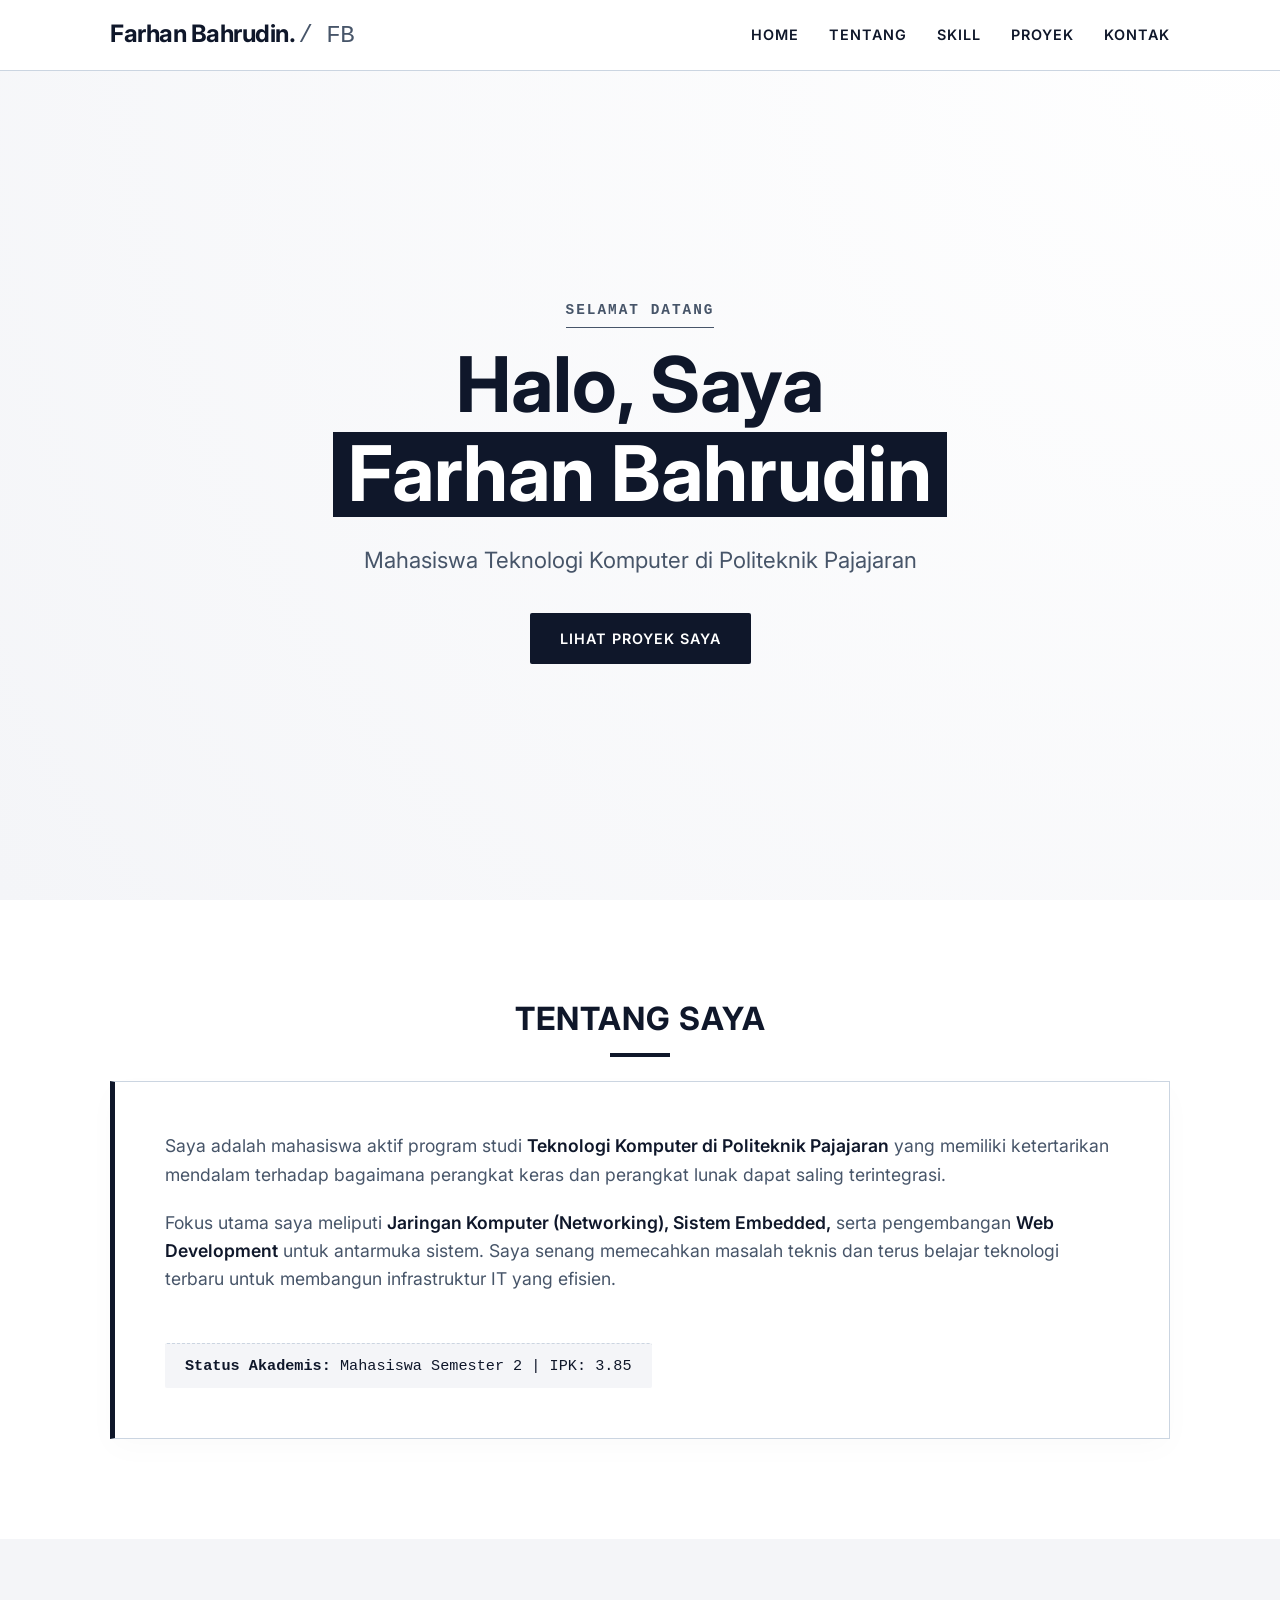
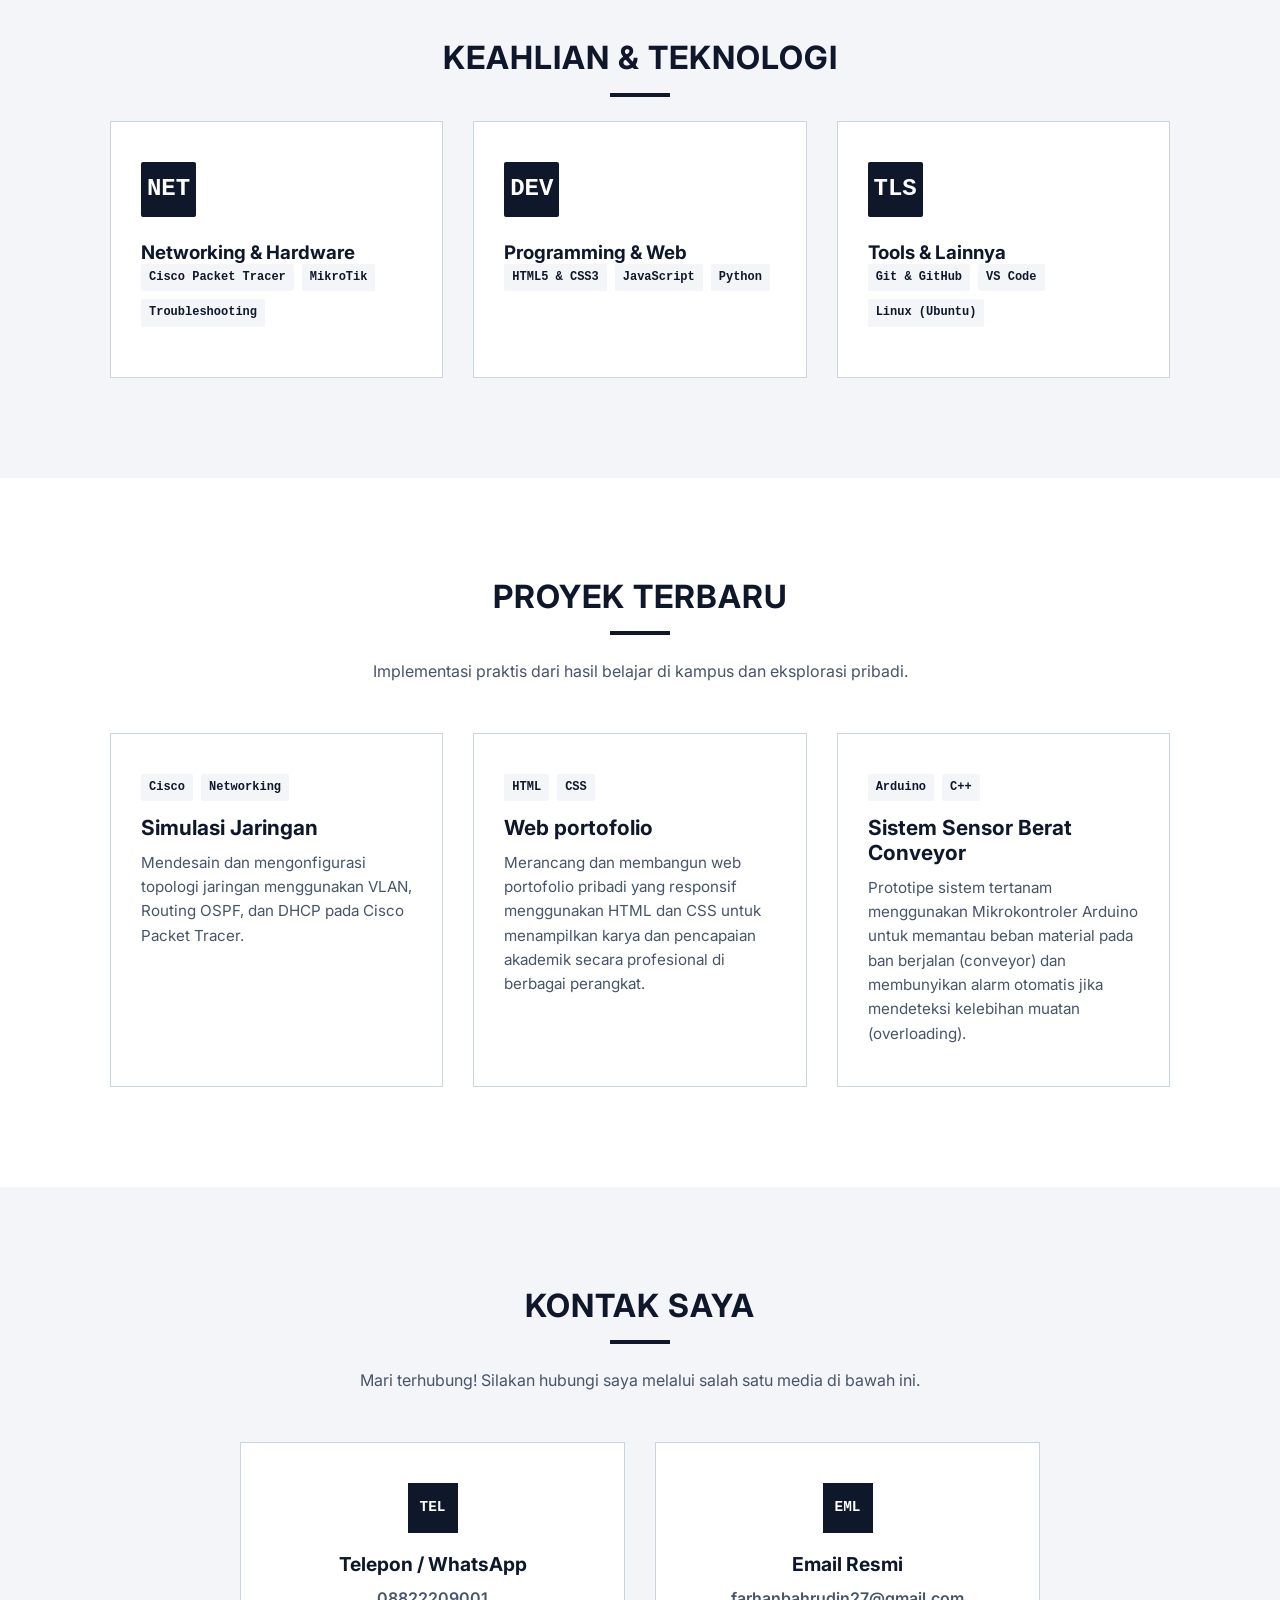
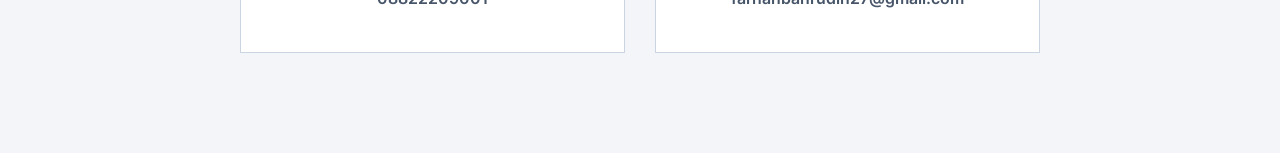
<file: index.html>
<!DOCTYPE html>
<html lang="id">
<head>
    <meta charset="UTF-8">
    <meta name="viewport" content="width=device-width, initial-scale=1.0">
    <title>Portofolio | Farhan Bahrudin</title>
    <link rel="stylesheet" href="uas.css">
    <link href="https://fonts.googleapis.com/css2?family=Inter:wght@300;400;600;700&display=swap" rel="stylesheet">
</head>
<body>

    <nav class="navbar">
        <div class="container nav-container">
            <a href="#home" class="logo">Farhan Bahrudin. <span>/ FB</span></a>
            
            <ul class="nav-links">
                <li><a href="#home">Home</a></li>
                <li><a href="#tentang">Tentang</a></li>
                <li><a href="#skill">Skill</a></li>
                <li><a href="#proyek">Proyek</a></li>
                <li><a href="#kontak">Kontak</a></li>
            </ul>

            <button id="mobile-menu-btn" class="menu-btn" aria-label="Menu">
                <svg viewBox="0 0 24 24" fill="none" stroke="currentColor" stroke-width="2">
                    <path stroke-linecap="round" stroke-linejoin="round" d="M4 6h16M4 12h16M4 18h16"></path>
                </svg>
            </button>
        </div>
        
        <div id="mobile-menu" class="mobile-menu">
            <a href="#home">Home</a>
            <a href="#tentang">Tentang</a>
            <a href="#skill">Skill</a>
            <a href="#proyek">Proyek</a>
            <a href="#kontak">Kontak</a>
        </div>
    </nav>

    <section id="home" class="hero">
        <div class="container hero-container">
            <div class="hero-content">
                <p class="subtitle">Selamat Datang</p>
                <h1 class="title">Halo, Saya <br><span>Farhan Bahrudin</span></h1>
                <h2 class="description">Mahasiswa Teknologi Komputer di Politeknik Pajajaran</h2>
                
                <div class="hero-buttons">
                    <a href="#proyek" class="btn btn-primary">Lihat Proyek Saya</a>
                </div>
            </div>
        </div>
    </section>

    <section id="tentang" class="about bg-white">
        <div class="container">
            <h2 class="section-title">Tentang Saya</h2>
            <div class="about-card">
                <p>Saya adalah mahasiswa aktif program studi <strong>Teknologi Komputer di Politeknik Pajajaran</strong> yang memiliki ketertarikan mendalam terhadap bagaimana perangkat keras dan perangkat lunak dapat saling terintegrasi.</p>
                <p>Fokus utama saya meliputi <span>Jaringan Komputer (Networking), Sistem Embedded,</span> serta pengembangan <span>Web Development</span> untuk antarmuka sistem. Saya senang memecahkan masalah teknis dan terus belajar teknologi terbaru untuk membangun infrastruktur IT yang efisien.</p>
                <div class="academic-status">
                    <strong>Status Akademis:</strong> Mahasiswa Semester 2 | IPK: 3.85
                </div>
            </div>
        </div>
    </section>

    <section id="skill" class="skills bg-light">
        <div class="container">
            <h2 class="section-title">Keahlian & Teknologi</h2>
            <div class="grid-3">
                <div class="card">
                    <div class="icon-box">NET</div>
                    <h3>Networking & Hardware</h3>
                    <div class="tags">
                        <span class="tag">Cisco Packet Tracer</span>
                        <span class="tag">MikroTik</span>
                        <span class="tag">Troubleshooting</span>
                    </div>
                </div>

                <div class="card">
                    <div class="icon-box">DEV</div>
                    <h3>Programming & Web</h3>
                    <div class="tags">
                        <span class="tag">HTML5 & CSS3</span>
                        <span class="tag">JavaScript</span>
                        <span class="tag">Python</span>
                    </div>
                </div>

                <div class="card">
                    <div class="icon-box">TLS</div>
                    <h3>Tools & Lainnya</h3>
                    <div class="tags">
                        <span class="tag">Git & GitHub</span>
                        <span class="tag">VS Code</span>
                        <span class="tag">Linux (Ubuntu)</span>
                    </div>
                </div>
            </div>
        </div>
    </section>

    <section id="proyek" class="projects bg-white">
        <div class="container">
            <h2 class="section-title">Proyek Terbaru</h2>
            <p class="section-subtitle">Implementasi praktis dari hasil belajar di kampus dan eksplorasi pribadi.</p>
            
            <div class="grid-3">
                <div class="project-card">
                    <div class="project-img"></div>
                    <div class="project-info">
                        <div class="tags">
                            <span class="tag">Cisco</span>
                            <span class="tag">Networking</span>
                        </div>
                        <h3>Simulasi Jaringan</h3>
                        <p>Mendesain dan mengonfigurasi topologi jaringan menggunakan VLAN, Routing OSPF, dan DHCP pada Cisco Packet Tracer.</p>
                    </div>
                </div>

                <div class="project-card">
                    <div class="project-img"></div>
                    <div class="project-info">
                        <div class="tags">
                            <span class="tag">HTML</span>
                            <span class="tag">CSS</span>
                        </div>
                        <h3>Web portofolio</h3>
                        <p>Merancang dan membangun web portofolio pribadi yang responsif menggunakan HTML dan CSS untuk menampilkan karya dan pencapaian akademik secara profesional di berbagai perangkat.</p>
                    </div>
                </div>

                <div class="project-card">
                    <div class="project-img"></div>
                    <div class="project-info">
                        <div class="tags">
                            <span class="tag">Arduino</span>
                            <span class="tag">C++</span>
                        </div>
                        <h3>Sistem Sensor Berat Conveyor</h3>
                        <p>Prototipe sistem tertanam menggunakan Mikrokontroler Arduino untuk memantau beban material pada ban berjalan (conveyor) dan membunyikan alarm otomatis jika mendeteksi kelebihan muatan (overloading).</p>
                    </div>
                </div>
            </div>
        </div>
    </section>

    <section id="kontak" class="contact bg-light">
        <div class="container">
            <h2 class="section-title">Kontak Saya</h2>
            <p class="section-subtitle">Mari terhubung! Silakan hubungi saya melalui salah satu media di bawah ini.</p>
            
            <div class="contact-grid">
                <div class="contact-card">
                    <div class="contact-icon">TEL</div>
                    <h3>Telepon / WhatsApp</h3>
                    <p><a href="https://wa.me/628822209001" target="_blank">08822209001</a></p>
                </div>

                <div class="contact-card">
                    <div class="contact-icon">EML</div>
                    <h3>Email Resmi</h3>
                    <p><a href="mailto:farhanbahrudin27@gmail.com">farhanbahrudin27@gmail.com</a></p>
                </div>
            </div>
        </div>
    </section>

    <script>
        const menuBtn = document.getElementById('mobile-menu-btn');
        const mobileMenu = document.getElementById('mobile-menu');

        // Buka atau tutup menu saat tombol hamburger diklik
        menuBtn.addEventListener('click', () => {
            mobileMenu.classList.toggle('active');
        });

        // Tutup menu otomatis setelah memilih salah satu link menu
        const menuLinks = mobileMenu.querySelectorAll('a');
        menuLinks.forEach(link => {
            link.addEventListener('click', () => {
                mobileMenu.classList.remove('active');
            });
        });
    </script>
</body>
</html>
</file>
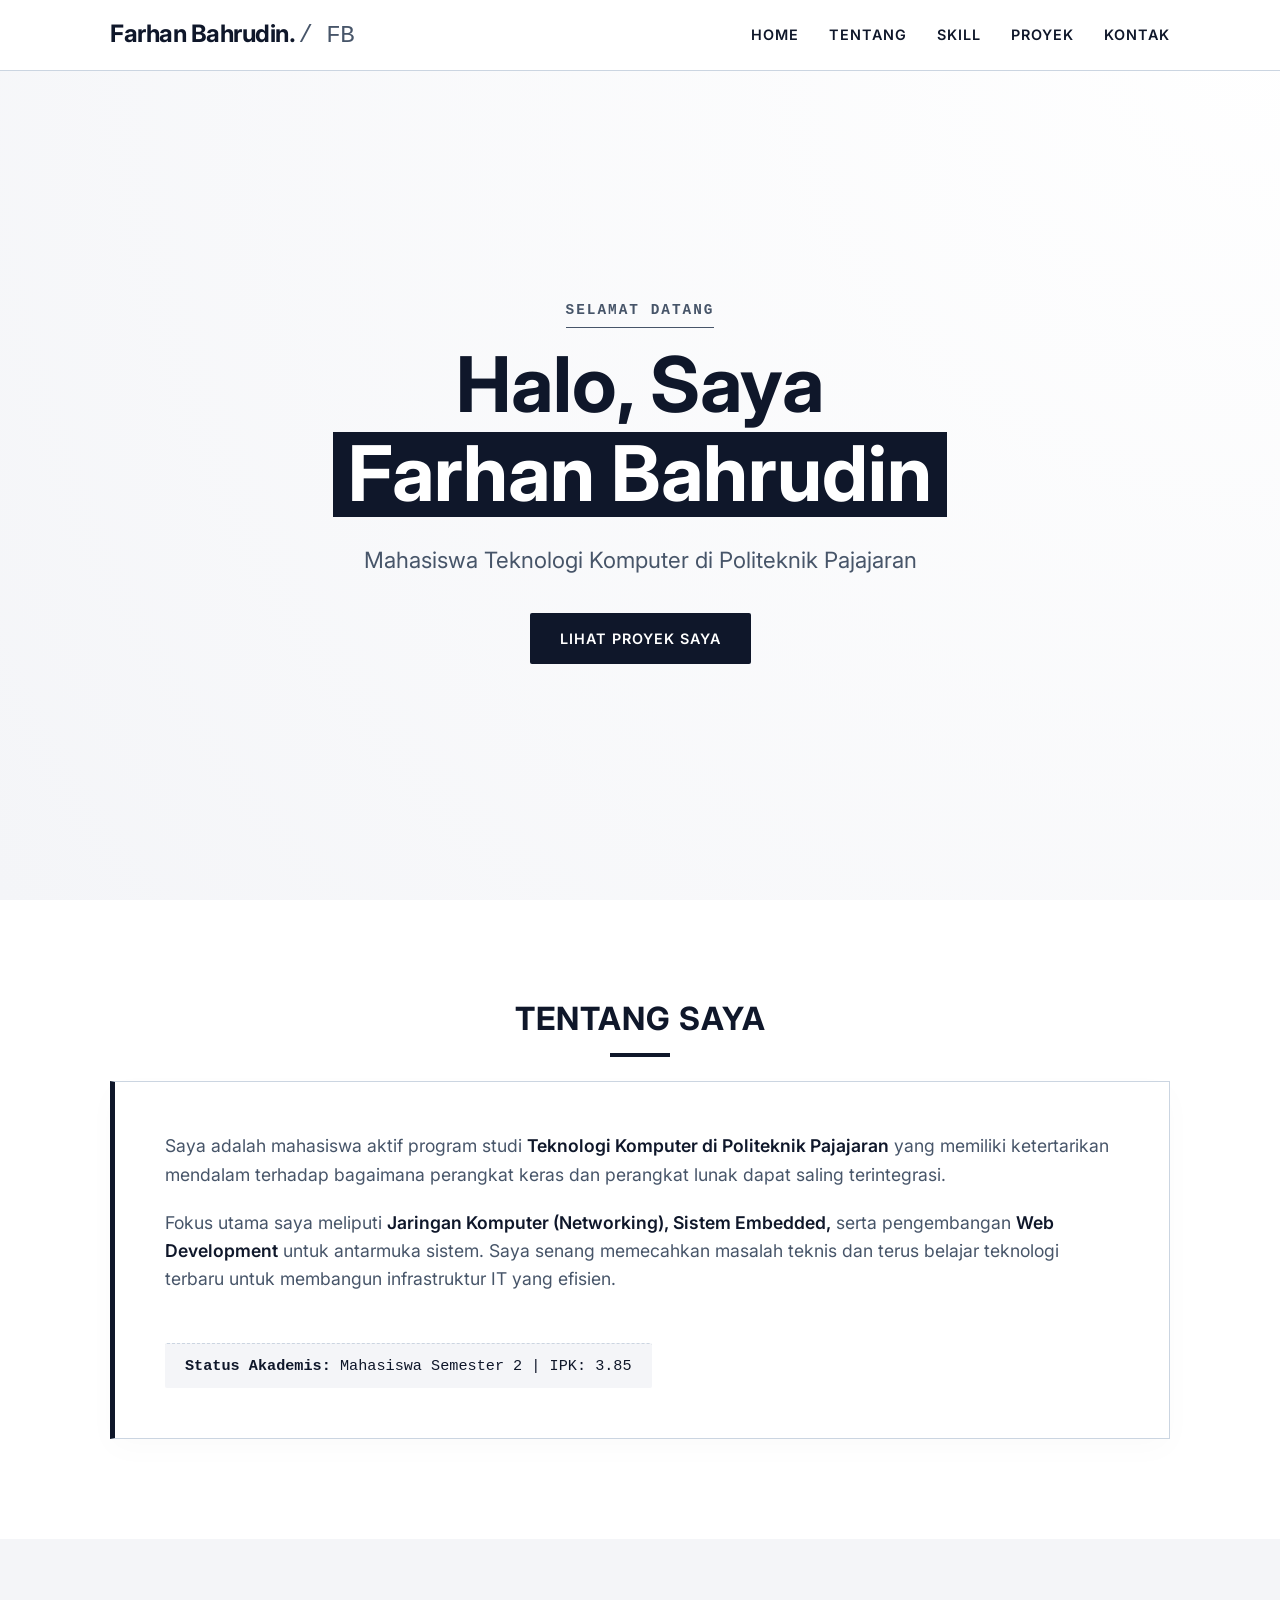
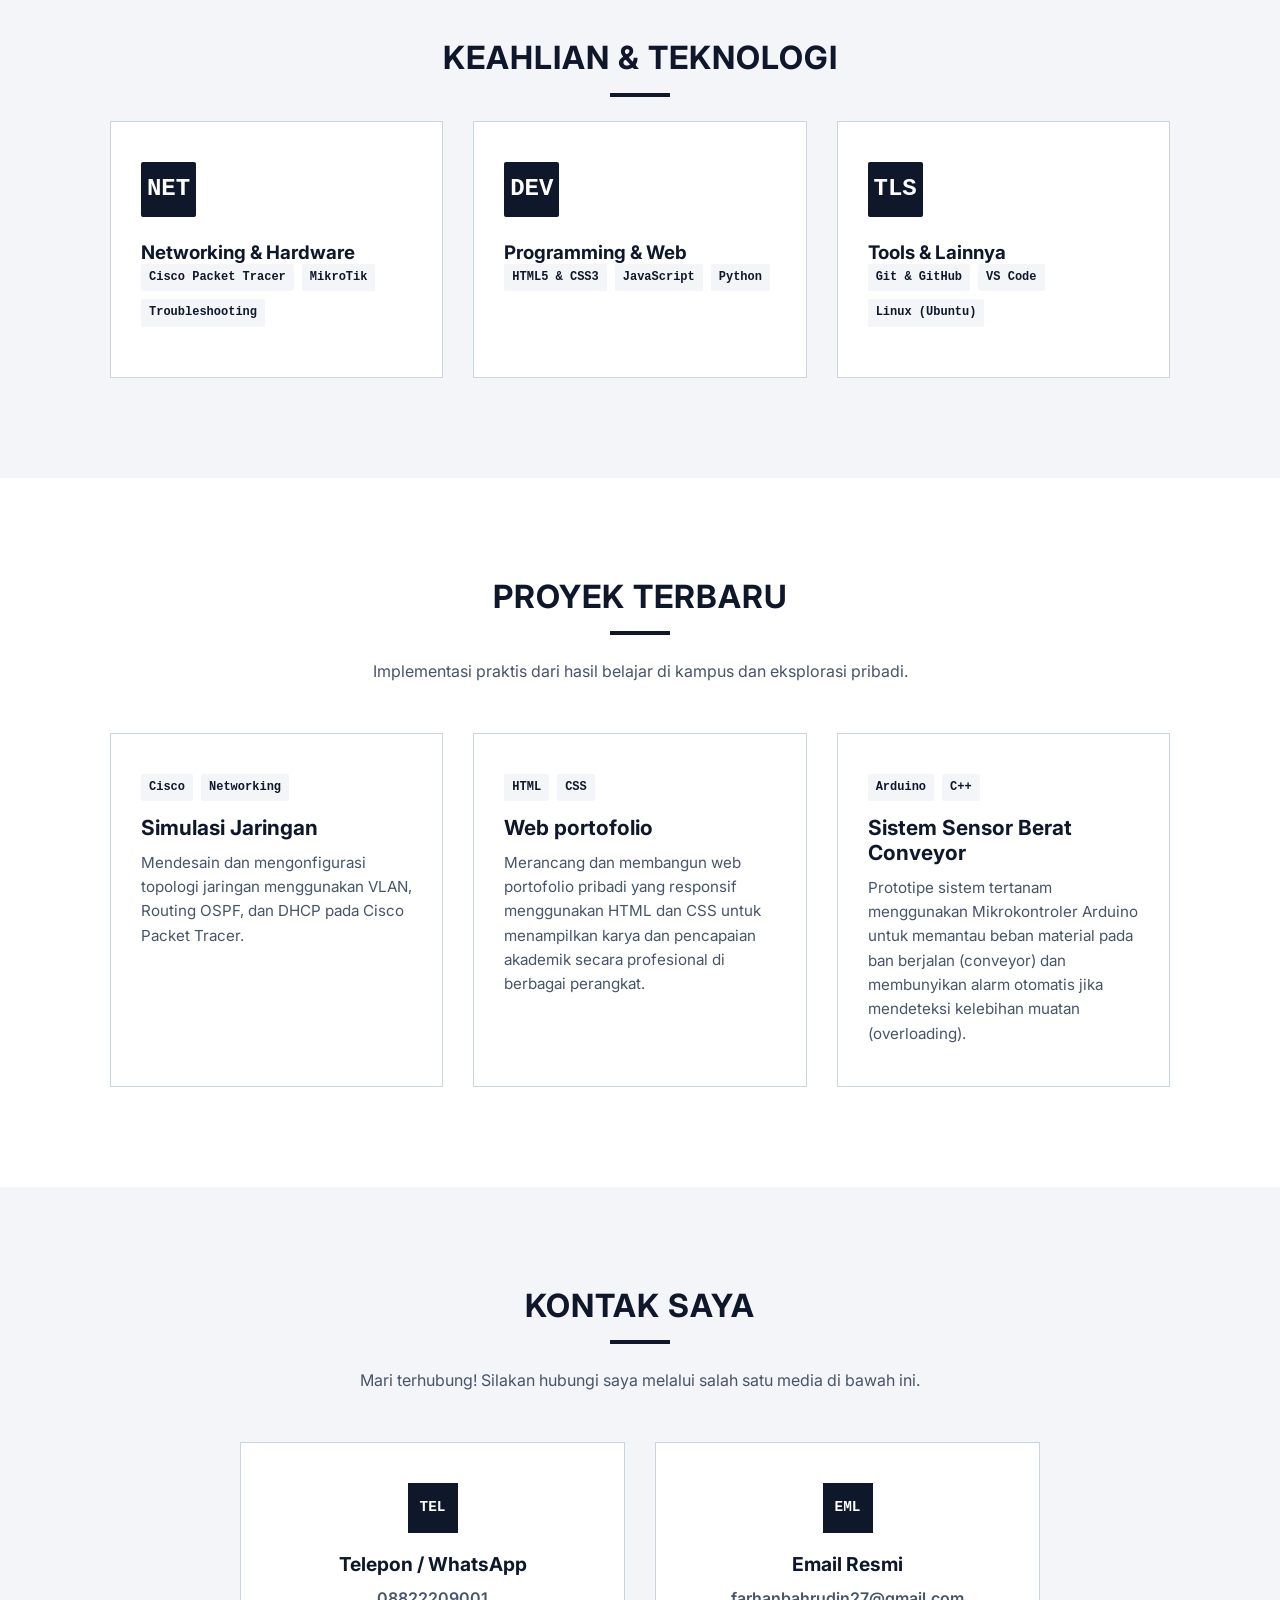
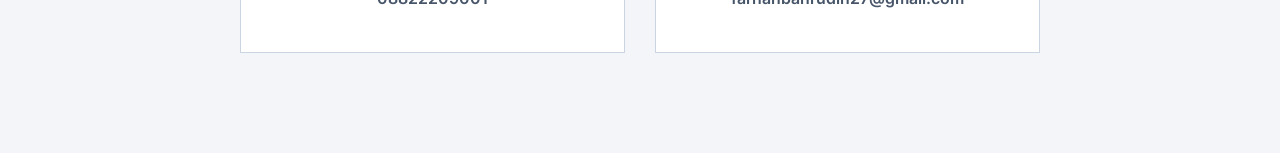
<file: UAS.html>
<!DOCTYPE html>
<html lang="id">
<head>
    <meta charset="UTF-8">
    <meta name="viewport" content="width=device-width, initial-scale=1.0">
    <title>Portofolio | Farhan Bahrudin</title>
    <link rel="stylesheet" href="uas.css">
    <link href="https://fonts.googleapis.com/css2?family=Inter:wght@300;400;600;700&display=swap" rel="stylesheet">
</head>
<body>

    <nav class="navbar">
        <div class="container nav-container">
            <a href="#home" class="logo">Farhan Bahrudin. <span>/ FB</span></a>
            
            <ul class="nav-links">
                <li><a href="#home">Home</a></li>
                <li><a href="#tentang">Tentang</a></li>
                <li><a href="#skill">Skill</a></li>
                <li><a href="#proyek">Proyek</a></li>
                <li><a href="#kontak">Kontak</a></li>
            </ul>

            <button id="mobile-menu-btn" class="menu-btn" aria-label="Menu">
                <svg viewBox="0 0 24 24" fill="none" stroke="currentColor" stroke-width="2">
                    <path stroke-linecap="round" stroke-linejoin="round" d="M4 6h16M4 12h16M4 18h16"></path>
                </svg>
            </button>
        </div>
        
        <div id="mobile-menu" class="mobile-menu">
            <a href="#home">Home</a>
            <a href="#tentang">Tentang</a>
            <a href="#skill">Skill</a>
            <a href="#proyek">Proyek</a>
            <a href="#kontak">Kontak</a>
        </div>
    </nav>

    <section id="home" class="hero">
        <div class="container hero-container">
            <div class="hero-content">
                <p class="subtitle">Selamat Datang</p>
                <h1 class="title">Halo, Saya <br><span>Farhan Bahrudin</span></h1>
                <h2 class="description">Mahasiswa Teknologi Komputer di Politeknik Pajajaran</h2>
                
                <div class="hero-buttons">
                    <a href="#proyek" class="btn btn-primary">Lihat Proyek Saya</a>
                </div>
            </div>
        </div>
    </section>

    <section id="tentang" class="about bg-white">
        <div class="container">
            <h2 class="section-title">Tentang Saya</h2>
            <div class="about-card">
                <p>Saya adalah mahasiswa aktif program studi <strong>Teknologi Komputer di Politeknik Pajajaran</strong> yang memiliki ketertarikan mendalam terhadap bagaimana perangkat keras dan perangkat lunak dapat saling terintegrasi.</p>
                <p>Fokus utama saya meliputi <span>Jaringan Komputer (Networking), Sistem Embedded,</span> serta pengembangan <span>Web Development</span> untuk antarmuka sistem. Saya senang memecahkan masalah teknis dan terus belajar teknologi terbaru untuk membangun infrastruktur IT yang efisien.</p>
                <div class="academic-status">
                    <strong>Status Akademis:</strong> Mahasiswa Semester 2 | IPK: 3.85
                </div>
            </div>
        </div>
    </section>

    <section id="skill" class="skills bg-light">
        <div class="container">
            <h2 class="section-title">Keahlian & Teknologi</h2>
            <div class="grid-3">
                <div class="card">
                    <div class="icon-box">NET</div>
                    <h3>Networking & Hardware</h3>
                    <div class="tags">
                        <span class="tag">Cisco Packet Tracer</span>
                        <span class="tag">MikroTik</span>
                        <span class="tag">Troubleshooting</span>
                    </div>
                </div>

                <div class="card">
                    <div class="icon-box">DEV</div>
                    <h3>Programming & Web</h3>
                    <div class="tags">
                        <span class="tag">HTML5 & CSS3</span>
                        <span class="tag">JavaScript</span>
                        <span class="tag">Python</span>
                    </div>
                </div>

                <div class="card">
                    <div class="icon-box">TLS</div>
                    <h3>Tools & Lainnya</h3>
                    <div class="tags">
                        <span class="tag">Git & GitHub</span>
                        <span class="tag">VS Code</span>
                        <span class="tag">Linux (Ubuntu)</span>
                    </div>
                </div>
            </div>
        </div>
    </section>

    <section id="proyek" class="projects bg-white">
        <div class="container">
            <h2 class="section-title">Proyek Terbaru</h2>
            <p class="section-subtitle">Implementasi praktis dari hasil belajar di kampus dan eksplorasi pribadi.</p>
            
            <div class="grid-3">
                <div class="project-card">
                    <div class="project-img"></div>
                    <div class="project-info">
                        <div class="tags">
                            <span class="tag">Cisco</span>
                            <span class="tag">Networking</span>
                        </div>
                        <h3>Simulasi Jaringan</h3>
                        <p>Mendesain dan mengonfigurasi topologi jaringan menggunakan VLAN, Routing OSPF, dan DHCP pada Cisco Packet Tracer.</p>
                    </div>
                </div>

                <div class="project-card">
                    <div class="project-img"></div>
                    <div class="project-info">
                        <div class="tags">
                            <span class="tag">HTML</span>
                            <span class="tag">CSS</span>
                        </div>
                        <h3>Web portofolio</h3>
                        <p>Merancang dan membangun web portofolio pribadi yang responsif menggunakan HTML dan CSS untuk menampilkan karya dan pencapaian akademik secara profesional di berbagai perangkat.</p>
                    </div>
                </div>

                <div class="project-card">
                    <div class="project-img"></div>
                    <div class="project-info">
                        <div class="tags">
                            <span class="tag">Arduino</span>
                            <span class="tag">C++</span>
                        </div>
                        <h3>Sistem Sensor Berat Conveyor</h3>
                        <p>Prototipe sistem tertanam menggunakan Mikrokontroler Arduino untuk memantau beban material pada ban berjalan (conveyor) dan membunyikan alarm otomatis jika mendeteksi kelebihan muatan (overloading).</p>
                    </div>
                </div>
            </div>
        </div>
    </section>

    <section id="kontak" class="contact bg-light">
        <div class="container">
            <h2 class="section-title">Kontak Saya</h2>
            <p class="section-subtitle">Mari terhubung! Silakan hubungi saya melalui salah satu media di bawah ini.</p>
            
            <div class="contact-grid">
                <div class="contact-card">
                    <div class="contact-icon">TEL</div>
                    <h3>Telepon / WhatsApp</h3>
                    <p><a href="https://wa.me/628822209001" target="_blank">08822209001</a></p>
                </div>

                <div class="contact-card">
                    <div class="contact-icon">EML</div>
                    <h3>Email Resmi</h3>
                    <p><a href="mailto:farhanbahrudin27@gmail.com">farhanbahrudin27@gmail.com</a></p>
                </div>
            </div>
        </div>
    </section>

</body>
</html>
</file>
<file: uas.css>
:root {
    --bg-white: #ffffff;
    --bg-light: #f4f5f8;
    --bg-gray: #e2e8f0;
    --text-main: #0f172a;
    --text-muted: #475569;
    --border-color: #cbd5e1;
    --font-sans: 'Inter', sans-serif;
    --font-mono: 'Courier New', Courier, monospace;
}

* {
    margin: 0;
    padding: 0;
    box-sizing: border-box;
}

html {
    scroll-behavior: smooth;
    font-family: var(--font-sans);
    color: var(--text-main);
}

body {
    background-color: var(--bg-white);
    line-height: 1.6;
}

a {
    text-decoration: none;
    color: inherit;
}

ul {
    list-style: none;
}

.container {
    max-width: 1100px;
    margin: 0 auto;
    padding: 0 20px;
}

/* Background Utility */
.bg-white { background-color: var(--bg-white); }
.bg-light { background-color: var(--bg-light); }

/* =========================================
   TYPOGRAPHY & GLOBAL STYLES
   ========================================= */
h1, h2, h3, h4 {
    font-weight: 700;
    line-height: 1.2;
}

.section-title {
    text-align: center;
    font-size: 2rem;
    margin-bottom: 1.5rem;
    position: relative;
    text-transform: uppercase;
    letter-spacing: 1px;
}

/* Garis aksen teknologi di bawah judul section */
.section-title::after {
    content: '';
    display: block;
    width: 60px;
    height: 4px;
    background: var(--text-main);
    margin: 15px auto 0;
}

.section-subtitle {
    text-align: center;
    color: var(--text-muted);
    margin-bottom: 3rem;
    font-size: 1rem;
}

/* =========================================
   NAVBAR
   ========================================= */
.navbar {
    position: fixed;
    top: 0;
    width: 100%;
    background: rgba(255, 255, 255, 0.95);
    backdrop-filter: blur(8px);
    z-index: 1000;
    border-bottom: 1px solid var(--border-color);
}

.nav-container {
    display: flex;
    justify-content: space-between;
    align-items: center;
    height: 70px;
}

.logo {
    font-size: 1.5rem;
    font-weight: 700;
    letter-spacing: -0.5px;
}

.logo span {
    color: var(--text-muted);
    font-weight: 300;
    font-family: var(--font-mono);
}

.nav-links {
    display: flex;
    gap: 30px;
}

.nav-links a {
    font-weight: 600;
    font-size: 0.9rem;
    text-transform: uppercase;
    letter-spacing: 1px;
    transition: color 0.3s ease;
}

.nav-links a:hover {
    color: #94a3b8;
}

.menu-btn {
    display: none;
    background: none;
    border: none;
    cursor: pointer;
    width: 28px;
    height: 28px;
    color: var(--text-main);
}

.mobile-menu {
    display: none; /* Tersembunyi default di desktop */
    background: var(--bg-white);
    padding: 20px;
    border-bottom: 1px solid var(--border-color);
    text-align: center;
}

.mobile-menu a {
    display: block;
    padding: 15px 0;
    font-weight: 600;
    border-bottom: 1px solid var(--bg-light);
    text-transform: uppercase;
    letter-spacing: 1px;
}

/* =========================================
   HERO SECTION
   ========================================= */
.hero {
    padding: 140px 0 80px;
    min-height: 100vh;
    display: flex;
    align-items: center;
    background: radial-gradient(circle at top right, var(--bg-white) 0%, var(--bg-light) 100%);
}

.hero-container {
    display: flex;
    align-items: center;
    justify-content: center;
    text-align: center;
    width: 100%;
}

.hero-content {
    flex: 1;
    max-width: 800px;
}

.hero .subtitle {
    font-family: var(--font-mono);
    text-transform: uppercase;
    letter-spacing: 2px;
    font-size: 0.9rem;
    font-weight: 600;
    color: var(--text-muted);
    margin-bottom: 15px;
    display: inline-block;
    border-bottom: 1px solid var(--text-muted);
    padding-bottom: 5px;
}

.hero .title {
    font-size: 4.8rem;
    margin-bottom: 30px;
    line-height: 1.1;
}

.hero .title span {
    background: var(--text-main);
    color: var(--bg-white);
    padding: 0 15px;
    display: inline-block;
    margin-top: 5px;
}

.hero .description {
    font-size: 1.4rem;
    font-weight: 400;
    color: var(--text-muted);
    margin-bottom: 40px;
}

.hero-buttons {
    display: flex;
    justify-content: center;
    gap: 15px;
}

.btn {
    padding: 12px 28px;
    border-radius: 2px;
    font-weight: 600;
    text-transform: uppercase;
    letter-spacing: 1px;
    font-size: 0.9rem;
    text-align: center;
    transition: all 0.3s;
    cursor: pointer;
    border: 2px solid transparent;
}

.btn-primary {
    background: var(--text-main);
    color: var(--bg-white);
}

.btn-primary:hover {
    background: var(--text-muted);
    color: var(--bg-white);
}

/* =========================================
   ABOUT SECTION
   ========================================= */
.about {
    padding: 100px 0;
}

.about-card {
    background: var(--bg-white);
    padding: 50px;
    border: 1px solid var(--border-color);
    border-left: 5px solid var(--text-main);
    font-size: 1.1rem;
    color: var(--text-muted);
    box-shadow: 0 10px 30px rgba(0,0,0,0.02);
}

.about-card p {
    margin-bottom: 20px;
}

.about-card strong, .about-card span {
    color: var(--text-main);
    font-weight: 600;
}

.academic-status {
    margin-top: 30px;
    padding-top: 20px;
    border-top: 1px dashed var(--border-color);
    font-family: var(--font-mono);
    font-size: 0.95rem;
    color: var(--text-main);
    background: var(--bg-light);
    display: inline-block;
    padding: 10px 20px;
    border-radius: 2px;
}

/* =========================================
   SKILL & PROJECT SECTION
   ========================================= */
.skills, .projects {
    padding: 100px 0;
}

.grid-3 {
    display: grid;
    grid-template-columns: repeat(3, 1fr);
    gap: 30px;
}

.card, .project-card {
    background: var(--bg-white);
    padding: 40px 30px;
    border: 1px solid var(--border-color);
    transition: transform 0.3s, box-shadow 0.3s;
    position: relative;
    overflow: hidden;
}

.card::before, .project-card::before {
    content: '';
    position: absolute;
    top: 0;
    left: 0;
    width: 100%;
    height: 3px;
    background: var(--text-main);
    transform: scaleX(0);
    transform-origin: left;
    transition: transform 0.3s ease;
}

.card:hover, .project-card:hover {
    transform: translateY(-5px);
    box-shadow: 0 15px 30px rgba(0,0,0,0.05);
}

.card:hover::before, .project-card:hover::before {
    transform: scaleX(1);
}

.icon-box {
    width: 55px;
    height: 55px;
    background: var(--text-main);
    color: var(--bg-white);
    display: flex;
    align-items: center;
    justify-content: center;
    font-weight: bold;
    font-family: var(--font-mono);
    border-radius: 2px;
    margin-bottom: 25px;
    font-size: 1.5rem;
}

.project-info h3 {
    margin: 15px 0 10px 0;
    font-size: 1.3rem;
}

.project-info p {
    color: var(--text-muted);
    font-size: 0.95rem;
}

/* Utility Tags */
.tags {
    display: flex;
    flex-wrap: wrap;
    gap: 8px;
    margin-bottom: 10px;
}

.tag {
    background: var(--bg-light);
    color: var(--text-main);
    font-family: var(--font-mono);
    font-size: 0.75rem;
    padding: 4px 8px;
    border-radius: 2px;
    font-weight: 600;
}

/* =========================================
   CONTACT SECTION
   ========================================= */
.contact {
    padding: 100px 0;
}

.contact-grid {
    display: grid;
    grid-template-columns: repeat(2, 1fr);
    gap: 30px;
    max-width: 800px;
    margin: 0 auto;
}

.contact-card {
    background: var(--bg-white);
    padding: 40px 30px;
    border: 1px solid var(--border-color);
    text-align: center;
    transition: transform 0.3s;
}

.contact-card:hover {
    transform: translateY(-3px);
    box-shadow: 0 10px 20px rgba(0,0,0,0.03);
}

.contact-icon {
    width: 50px;
    height: 50px;
    background: var(--text-main);
    color: var(--bg-white);
    display: flex;
    align-items: center;
    justify-content: center;
    margin: 0 auto 20px;
    font-family: var(--font-mono);
    font-weight: bold;
    font-size: 0.9rem;
}

.contact-card h3 {
    font-size: 1.2rem;
    margin-bottom: 10px;
}

.contact-card p a {
    color: var(--text-muted);
    font-weight: 600;
    transition: color 0.2s;
}

.contact-card p a:hover {
    color: var(--text-main);
    text-decoration: underline;
}

/* =========================================
   RESPONSIVE MOBILE (PERBAIKAN TERBARU)
   ========================================= */
@media (max-width: 768px) {
    .nav-container {
        padding: 0 15px;
    }

    .logo {
        font-size: 1.2rem; /* Mengecilkan ukuran logo di HP */
    }

    .nav-links {
        display: none; /* Sembunyikan menu bar horizontal di HP */
    }

    .menu-btn {
        display: block; /* Munculkan tombol garis tiga di HP */
    }

    /* Memunculkan menu mobile saat class 'active' dipicu JavaScript */
    .mobile-menu.active {
        display: block;
    }

    /* Mengatur ulang teks Hero utama agar tidak menumpuk dan patah berantakan */
    .hero {
        padding: 100px 0 60px;
    }

    .hero .title {
        font-size: 2.2rem; /* Ukuran font judul yang pas di layar HP */
        line-height: 1.3;
    }

    .hero .title span {
        font-size: 2.2rem;
        padding: 0 8px;
        display: inline; /* Mengalir alami mengikuti teks */
    }

    .hero .description {
        font-size: 1.1rem;
        margin-bottom: 30px;
    }

    /* Mengubah semua grid layout menjadi satu kolom vertikal di HP */
    .grid-3, .contact-grid {
        grid-template-columns: 1fr;
    }

    .about-card {
        padding: 25px; /* Mengurangi padding card tentang saya agar luas di HP */
    }
}
</file>
